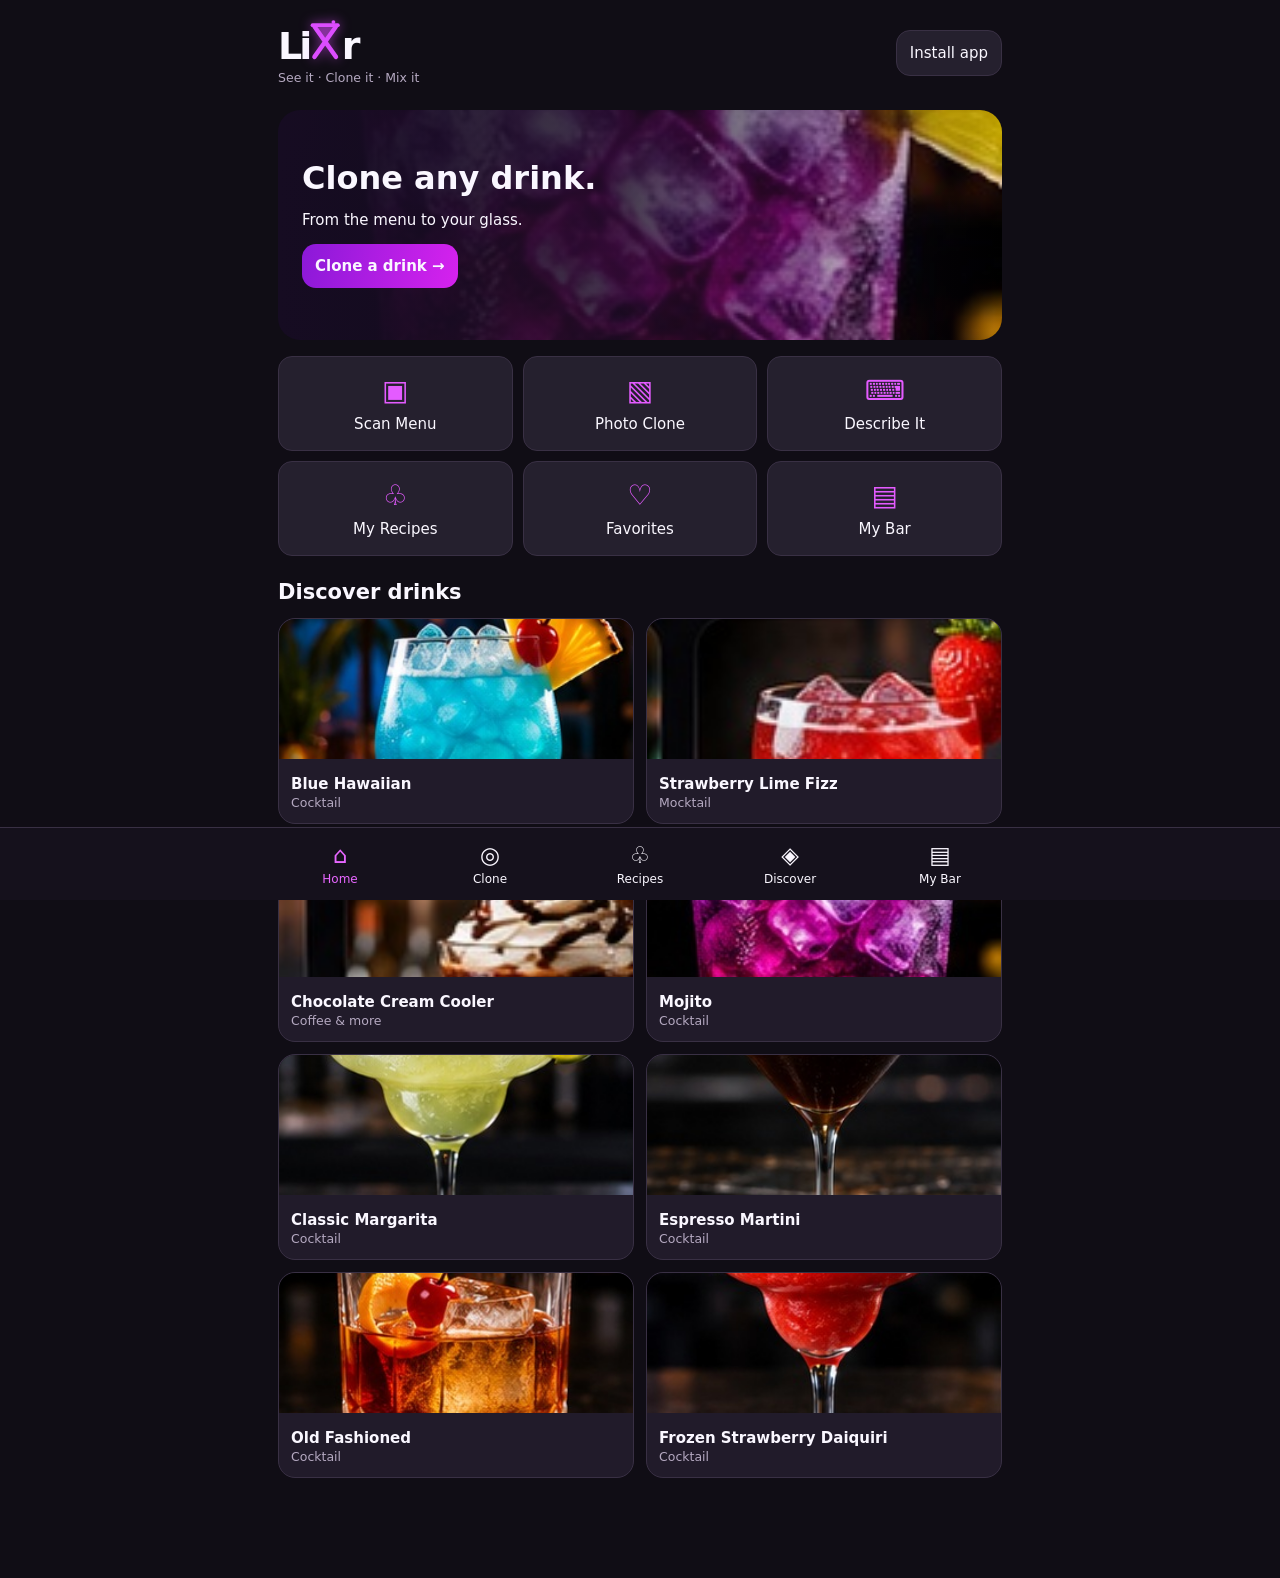
<file: index.html>
<!doctype html><html lang="en"><meta charset="utf-8"><meta name="viewport" content="width=device-width,initial-scale=1,viewport-fit=cover"><meta name="theme-color" content="#100d15"><link rel="manifest" href="manifest.json"><link rel="icon" href="favicon.svg" type="image/svg+xml"><link rel="apple-touch-icon" href="apple-touch-icon.png"><title>Lixr — See it. Clone it. Mix it.</title><style>*{box-sizing:border-box}body{margin:0;background:#100d15;color:#faf7ff;font:15px system-ui,sans-serif}main{max-width:760px;margin:auto;padding:20px 18px 100px}header{display:flex;align-items:center;justify-content:space-between;margin-bottom:24px}.logo{font-size:38px;font-weight:800;letter-spacing:-3px}.logo b{color:#dc4dff}small,.muted{color:#b5a9c1}h1{font-size:32px;line-height:1.05;margin:0 0 12px}h2{font-size:21px;margin:24px 0 14px}button,input,textarea,select{font:inherit}button{cursor:pointer;color:inherit;background:#25202e;border:1px solid #393044;border-radius:14px;padding:13px}button.primary{background:linear-gradient(100deg,#8b19d8,#d622ee);border:0;font-weight:700}button.active{color:#e767ff;border-color:#b737e8}input,textarea,select{width:100%;background:#211b2a;color:white;border:1px solid #44364f;border-radius:12px;padding:13px;margin:8px 0}textarea{min-height:100px} .hero{min-height:230px;border-radius:22px;padding:24px;background:linear-gradient(90deg,#160c22 0%,#160c22cc 48%,transparent),url('hero.jpg') center right/cover;display:flex;align-items:center}.hero div{max-width:58%}.grid{display:grid;grid-template-columns:repeat(3,1fr);gap:10px;margin-top:16px}.tile{min-height:95px;display:flex;flex-direction:column;align-items:center;justify-content:center;gap:8px}.tile span{font-size:28px;color:#e45bff}.cards{display:grid;grid-template-columns:repeat(2,1fr);gap:12px}.card{overflow:hidden;border:1px solid #393044;border-radius:17px;background:#211b2a;text-align:left;padding:0}.card img{width:100%;height:140px;object-fit:cover}.card div{padding:12px}.panel{background:#211b2a;border:1px solid #393044;border-radius:18px;padding:18px;margin:12px 0}.row{display:flex;gap:8px;align-items:center;flex-wrap:wrap}.row>*{flex:1}nav{position:fixed;bottom:0;left:0;right:0;background:#15111c;border-top:1px solid #393044;display:flex;justify-content:center;padding:8px 0 calc(8px + env(safe-area-inset-bottom));z-index:5}nav button{border:0;background:none;flex:1;max-width:150px;font-size:12px;padding:6px}nav span{display:block;font-size:23px;margin-bottom:4px}.recipeimg{width:100%;max-height:300px;object-fit:cover;border-radius:18px}label.check{display:flex;align-items:center;gap:10px;padding:8px 0}label.check input{width:auto;margin:0;accent-color:#c63cf2}#preview{max-width:100%;max-height:240px;border-radius:12px}a{color:#e56cff} @media(max-width:360px){.grid{grid-template-columns:repeat(2,1fr)}.hero div{max-width:75%}}</style><body><main><header><div><div class="logo" role="img" aria-label="Lixr">Li<svg viewBox="0 0 48 62" aria-hidden="true" style="width:.8em;height:1.04em;margin:0 1px .02em;vertical-align:-.04em;filter:drop-shadow(0 0 6px rgba(220,77,255,.6))"><path d="M7 10L24 34L41 10Z" fill="#dc4dff" opacity=".35"/><path d="M4 8h40" stroke="#dc4dff" stroke-width="6" stroke-linecap="round"/><path d="M7 10L41 58M41 10L7 58" stroke="#dc4dff" stroke-width="7" stroke-linecap="round"/><circle cx="37" cy="3" r="3" fill="#dc4dff"/></svg>r</div><small>See it · Clone it · Mix it</small></div><button id="install">Install app</button></header><div id="app"></div></main><nav id="nav"></nav><script src="drinks.js"></script><script>
const $=s=>document.querySelector(s), esc=s=>String(s).replace(/[&<>"']/g,c=>({'&':'&amp;','<':'&lt;','>':'&gt;','"':'&quot;',"'":'&#39;'}[c]));
const recipes=[{id:'blue',name:'Blue Hawaiian',type:'Cocktail',img:'blue.jpg',desc:'Tropical pineapple and coconut with a citrus finish.',ingredients:[[1.5,'oz','white rum'],[.75,'oz','blue curaçao'],[2,'oz','pineapple juice'],[1,'oz','coconut cream']],steps:['Add ingredients to a shaker with ice.','Shake until chilled.','Strain over fresh ice and garnish with pineapple.']},{id:'berry',name:'Strawberry Lime Fizz',type:'Mocktail',img:'berry.jpg',desc:'Bright berries, fresh lime and sparkling water.',ingredients:[[4,'','strawberries'],[1,'oz','lime juice'],[.5,'oz','simple syrup'],[4,'oz','sparkling water']],steps:['Muddle strawberries with lime and syrup.','Add ice and sparkling water.','Stir gently and garnish.']},{id:'choc',name:'Chocolate Cream Cooler',type:'Coffee & more',img:'choc.jpg',desc:'A rich chocolate dessert drink.',ingredients:[[6,'oz','milk'],[2,'tbsp','chocolate syrup'],[1,'oz','cream']],steps:['Blend milk and chocolate syrup with ice.','Pour into a glass.','Top with cream.']},{id:'mojito',name:'Mojito',type:'Cocktail',img:'hero.jpg',desc:'Refreshing mint and lime.',ingredients:[[2,'oz','white rum'],[1,'oz','lime juice'],[.75,'oz','simple syrup'],[6,'','mint leaves'],[2,'oz','sparkling water']],steps:['Gently muddle mint with syrup and lime.','Add rum and ice.','Top with sparkling water and stir.']}];
(window.LIXR_DRINKS||[]).forEach(d=>{if(!recipes.some(r=>r.name.toLowerCase()===d.name.toLowerCase()))recipes.push(d)});
let saved=JSON.parse(localStorage.lixrSaved||'[]'),bar=JSON.parse(localStorage.lixrBar||'[]'),custom=JSON.parse(localStorage.lixrCustom||'[]'),page='Home',mode='Describe',filter='All',current=null,serves=1;const all=()=>[...recipes,...custom];const persist=()=>{localStorage.lixrSaved=JSON.stringify(saved);localStorage.lixrBar=JSON.stringify(bar);localStorage.lixrCustom=JSON.stringify(custom)};const card=r=>`<button class="card" onclick="detail('${r.id}')"><img src="${esc(r.img||'hero.jpg')}" alt="" loading="lazy" decoding="async"><div><strong>${esc(r.name)}</strong><br><small>${esc(r.type)}</small></div></button>`;const tile=(icon,label,action)=>`<button class="tile" onclick="${action}"><span>${icon}</span>${label}</button>`;
function go(p){page=p;render();window.scrollTo(0,0)}function clone(m){mode=m;go('Clone')}function render(){ $('#nav').innerHTML=['Home','Clone','Recipes','Discover','My Bar'].map((p,i)=>`<button class="${page===p?'active':''}" onclick="go('${p}')"><span>${['⌂','◎','♧','◈','▤'][i]}</span>${p}</button>`).join('');let h='';if(page==='Home')h=`<section class="hero"><div><h1>Clone any drink.</h1><p>From the menu to your glass.</p><button class="primary" onclick="clone('Describe')">Clone a drink →</button></div></section><div class="grid">${tile('▣','Scan Menu',"clone('Scan')")}${tile('▧','Photo Clone',"clone('Photo')")}${tile('⌨','Describe It',"clone('Describe')")}${tile('♧','My Recipes',"go('Recipes')")}${tile('♡','Favorites',"go('Recipes')")}${tile('▤','My Bar',"go('My Bar')")}</div><h2>Discover drinks</h2><div class="cards">${recipes.slice(0,8).map(card).join('')}</div>`;
if(page==='Clone')h=`<h1>Scan & clone</h1><div class="row">${['Scan','Photo','Describe'].map(m=>`<button class="${mode===m?'active':''}" onclick="clone('${m}')">${m}</button>`).join('')}</div><div class="panel">${mode!=='Describe'?`<label>Capture or upload ${mode==='Scan'?'a menu':'a drink'}<input type="file" accept="image/*" capture="environment" onchange="preview(this)"></label><img id="preview"><p class="muted">Lixr’s AI reads your photo. Add a note below if you like.</p>`:''}<label>Drink name or description<textarea id="desc" placeholder="e.g. pineapple, coconut, blue curaçao"></textarea></label><button class="primary" onclick="match()">Find recipe matches</button><p class="muted">AI clones are best guesses. Works offline with local recipes.</p><div id="matches"></div></div><button onclick="editor()">Create a recipe manually</button>`;
if(page==='Recipes')h=`<h1>My recipes</h1><button onclick="editor()">＋ New recipe</button><div class="cards" style="margin-top:16px">${all().filter(r=>saved.includes(r.id)).map(card).join('')||'<p class="muted">Save a recipe to start your collection.</p>'}</div>`;
if(page==='Discover')h=`<h1>Discover</h1><input placeholder="Search drinks" oninput="search(this.value)"><div class="row" style="flex-wrap:nowrap;overflow-x:auto;padding-bottom:4px">${['All',...new Set(all().map(r=>r.type))].map(t=>`<button class="${filter===t?'active':''}" onclick="filter='${t}';render()">${t}</button>`).join('')}</div><div class="cards" id="results" style="margin-top:16px">${all().filter(r=>filter==='All'||r.type===filter).map(card).join('')}</div>`;
if(page==='My Bar')h=`<h1>My bar</h1><div class="panel"><label>Add an ingredient<input id="ingredient" placeholder="e.g. lime juice"></label><button class="primary" onclick="addBar()">Add ingredient</button>${bar.map((x,i)=>`<p>${esc(x)} <button onclick="bar.splice(${i},1);persist();render()">Remove</button></p>`).join('')}</div><h2>What can I make?</h2>${all().map(r=>({r,n:r.ingredients.filter(x=>bar.includes(x[2].toLowerCase())).length/r.ingredients.length})).sort((a,b)=>b.n-a.n).slice(0,20).map(({r})=>`<div class="panel" onclick="detail('${r.id}')"><strong>${esc(r.name)}</strong><p>${r.ingredients.filter(x=>bar.includes(x[2].toLowerCase())).length} of ${r.ingredients.length} ingredients available</p></div>`).join('')}`;
if(page==='Detail'&&current){let r=current;h=`<button onclick="go('Discover')">‹ Back</button><img class="recipeimg" src="${esc(r.img||'hero.jpg')}"><h1>${esc(r.name)}</h1><p>${esc(r.desc)}</p><div class="panel"><div class="row"><strong>Ingredients</strong><button onclick="serves=Math.max(1,serves-1);render()">−</button><span>${serves} serving(s)</span><button onclick="serves++;render()">+</button></div>${r.ingredients.map(x=>`<label class="check"><input type="checkbox">${+(x[0]*serves).toFixed(2)} ${esc(x[1])} ${esc(x[2])}</label>`).join('')}</div><div class="panel"><strong>Instructions</strong><ol>${r.steps.map(s=>`<li>${esc(s)}</li>`).join('')}</ol></div><div class="row"><button class="primary" onclick="toggleSave()">${saved.includes(r.id)?'♥ Saved — remove':'♡ Save recipe'}</button><button onclick="editor(current)">Customize</button><button onclick="shareRecipe()">Share</button></div>`}$('#app').innerHTML=h}
function detail(id){current=all().find(r=>r.id===id);serves=1;go('Detail')}function toggleSave(){saved=saved.includes(current.id)?saved.filter(x=>x!==current.id):[...saved,current.id];persist();render()}function preview(el){if(el.files[0])$('#preview').src=URL.createObjectURL(el.files[0])}function match(){let q=$('#desc').value.toLowerCase().trim();if(!q){$('#matches').textContent='Enter a drink name or ingredients.';return}let words=q.split(/[^a-z]+/).filter(x=>x.length>2);let ranked=all().map(r=>({r,n:words.filter(w=>[r.name,r.type,r.desc,...r.ingredients.map(x=>x[2])].join(' ').toLowerCase().includes(w)).length})).filter(x=>x.n).sort((a,b)=>b.n-a.n);$('#matches').innerHTML=ranked.length?'<h2>Possible matches</h2><div class="cards">'+ranked.map(x=>card(x.r)).join('')+'</div>':'<p>No local matches. Create a custom recipe below.</p>'}function search(q){$('#results').innerHTML=all().filter(r=>(filter==='All'||r.type===filter)&&[r.name,r.type,r.desc,...r.ingredients.map(x=>x[2])].join(' ').toLowerCase().includes(q.toLowerCase())).map(card).join('')}function addBar(){let v=$('#ingredient').value.trim().toLowerCase();if(v&&!bar.includes(v)){bar.push(v);persist();render()}}function editor(r){$('#app').innerHTML=`<h1>${r?'Customize':'New recipe'}</h1><form id="edit"><label>Name<input id="rn" required value="${esc(r?.name||'')}"></label><label>Category<select id="rt">${[...new Set([...all().map(x=>x.type),r?.type].filter(Boolean))].map(t=>`<option ${r?.type===t?'selected':''}>${t}</option>`).join('')}</select></label><label>Description<input id="rd" value="${esc(r?.desc||'')}"></label><label>Ingredients (one per line: amount, unit, name)<textarea id="ri" required>${esc(r?.ingredients.map(x=>x.join(', ')).join('\n')||'')}</textarea></label><label>Steps (one per line)<textarea id="rs" required>${esc(r?.steps.join('\n')||'')}</textarea></label><button class="primary">Save custom recipe</button></form>`;$('#edit').onsubmit=e=>{e.preventDefault();let ingredients=$('#ri').value.trim().split('\n').map(s=>s.split(',').map(x=>x.trim())).map(x=>[Number(x[0]),x[1],x.slice(2).join(', ')]);if(ingredients.some(x=>!Number.isFinite(x[0])||x[0]<0||!x[2])){alert('Use amount, unit, ingredient on each line.');return}let n={id:'r'+Date.now(),name:$('#rn').value,type:$('#rt').value,desc:$('#rd').value,img:r?.img||'hero.jpg',ingredients,steps:$('#rs').value.trim().split('\n')};custom.push(n);saved.push(n.id);persist();detail(n.id)}}async function shareRecipe(){let text=current.name+'\n'+current.ingredients.map(x=>x.join(' ')).join('\n')+'\n'+current.steps.join('\n');try{if(navigator.share)await navigator.share({title:current.name,text});else{await navigator.clipboard.writeText(text);alert('Recipe copied')}}catch(e){}}let deferred;window.addEventListener('beforeinstallprompt',e=>{e.preventDefault();deferred=e});$('#install').onclick=async()=>{if(deferred){await deferred.prompt();deferred=null}else alert('Use your browser menu → Install app or Add to Home Screen. Installation requires HTTPS.')} ;if('serviceWorker'in navigator){navigator.serviceWorker.register('sw.js').then(r=>r.update()).catch(()=>{});let rl=!navigator.serviceWorker.controller;navigator.serviceWorker.addEventListener('controllerchange',()=>{if(!rl){rl=true;location.reload()}})}render();</script><script src="lixr-ai.js"></script><script src="lixr-price.js"></script></body></html>
</file>
